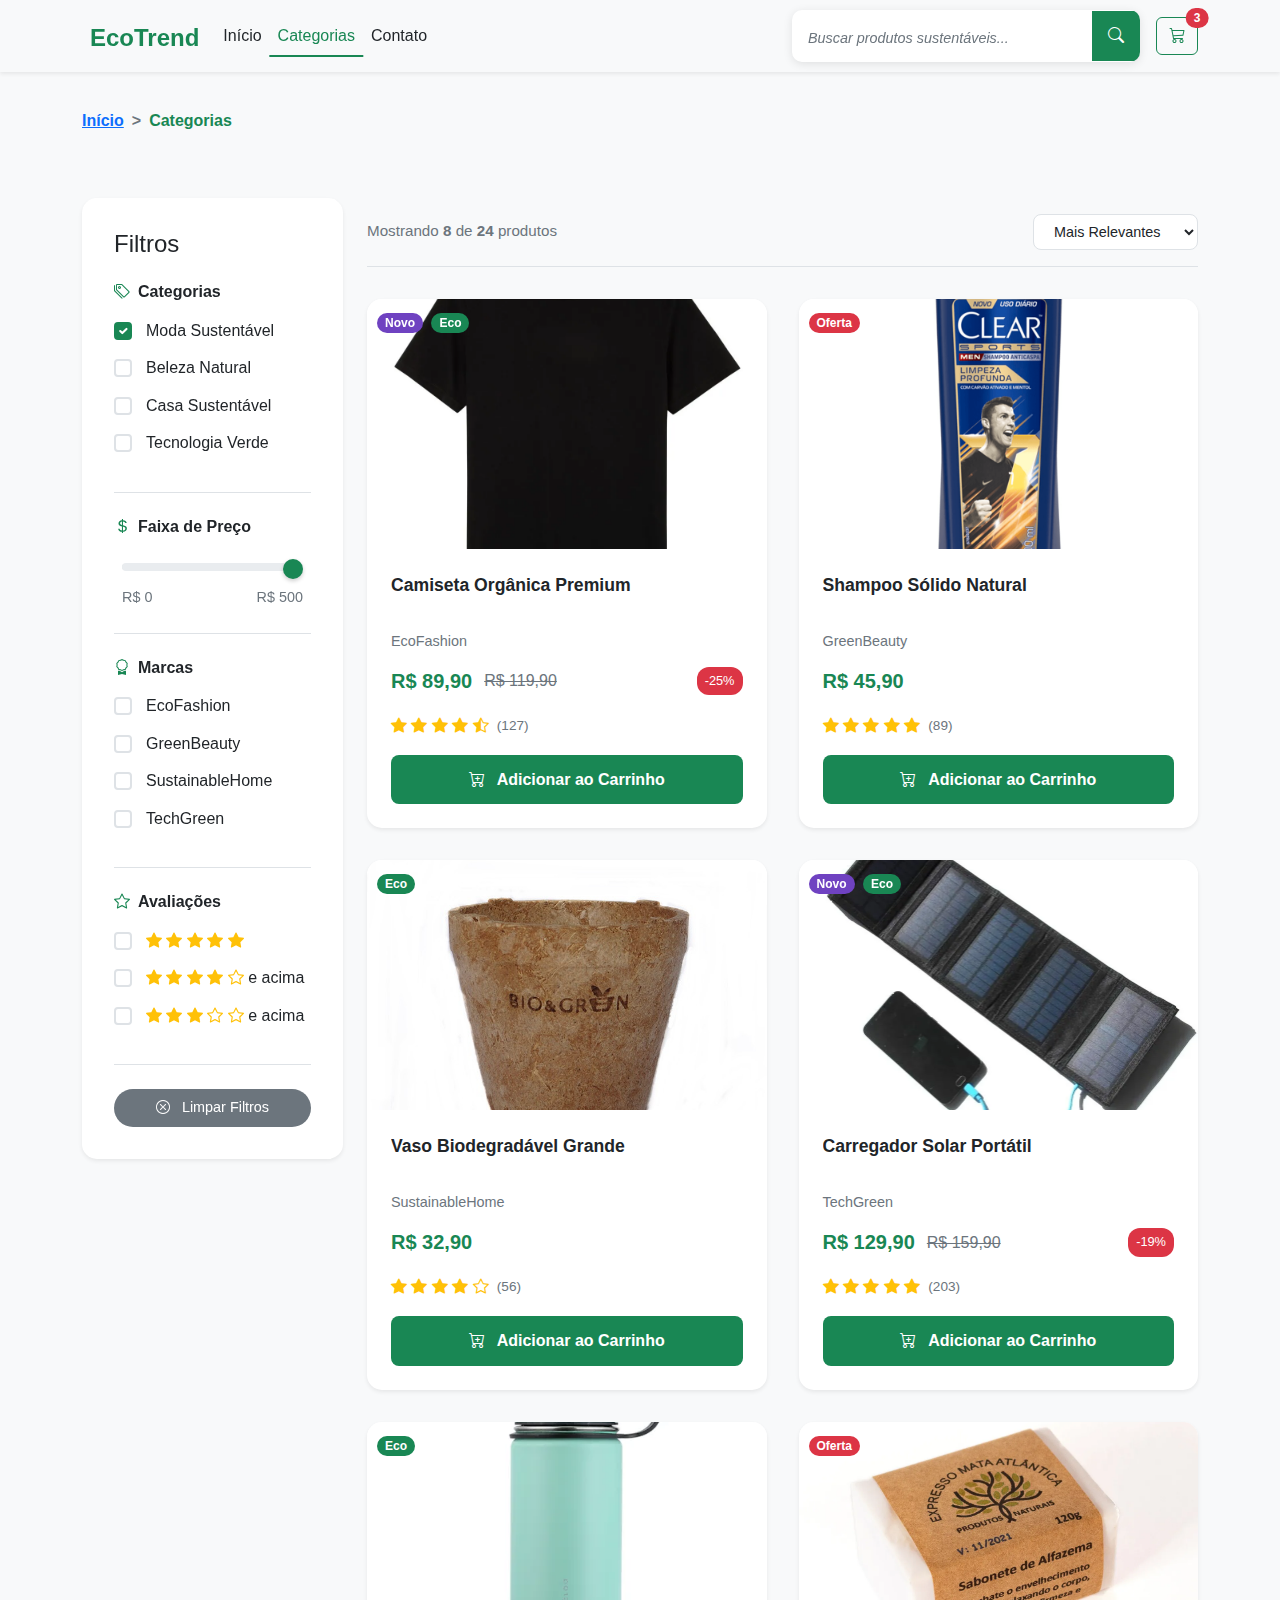
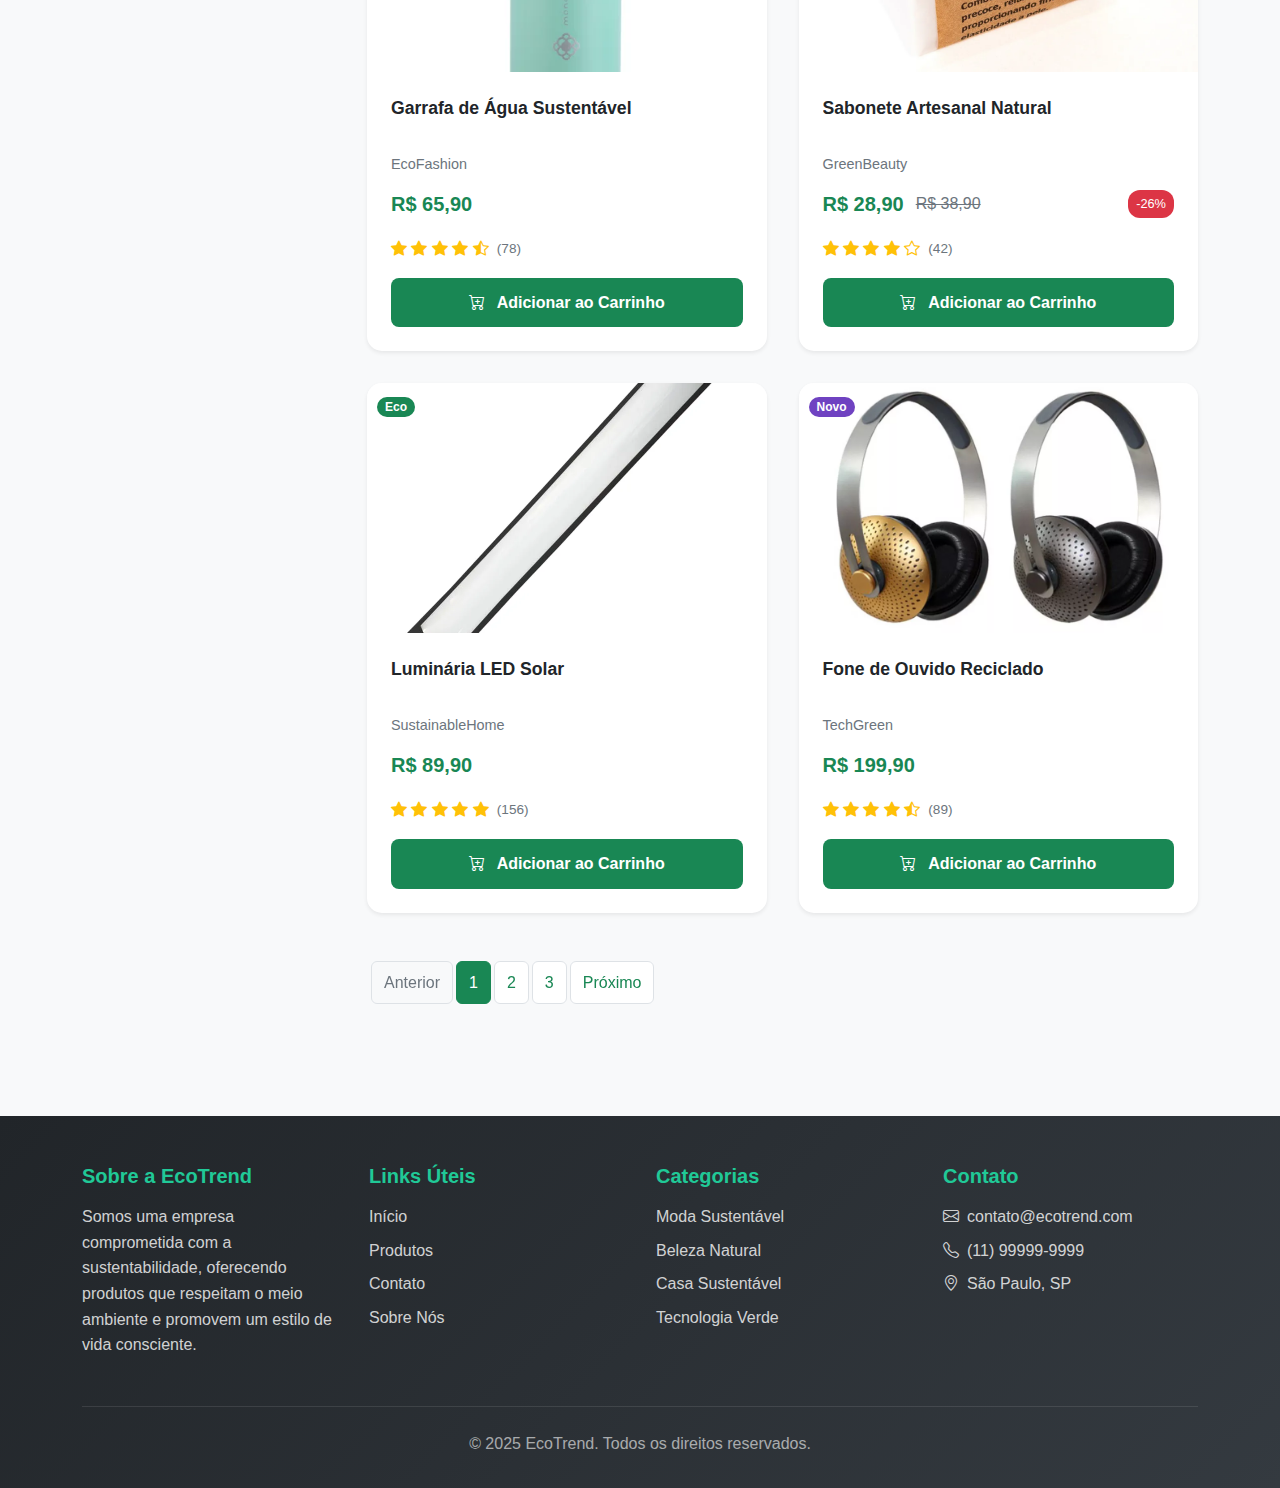
<file: cp-front/pages/categorias.html>
<!DOCTYPE html>
<html lang="pt-BR">
<head>
    <meta charset="UTF-8">
    <meta name="viewport" content="width=device-width, initial-scale=1.0">
    <title>Categorias - EcoTrend</title>
    <meta name="description" content="Explore nossa coleção de produtos sustentáveis por categoria. Moda, beleza, casa e tecnologia verde com preços competitivos.">
    
   
    <link href="https://cdn.jsdelivr.net/npm/bootstrap@5.3.0/dist/css/bootstrap.min.css" rel="stylesheet">
    <!-- Bootstrap Icons -->
    <link rel="stylesheet" href="https://cdn.jsdelivr.net/npm/bootstrap-icons@1.10.0/font/bootstrap-icons.css">
    <!-- CSS Personalizado -->
    <link rel="stylesheet" href="../css/style.css">
    <link rel="stylesheet" href="../css/pages/categorias.css">
</head>
<body>
    
    <header class="navbar navbar-expand-lg navbar-light bg-light fixed-top">
        <div class="container">
            <a class="navbar-brand" href="../../index.html">
                <i class="bi bi-leaf-fill text-success"></i>
                <span class="ms-2 fw-bold">EcoTrend</span>
            </a>
            <button class="navbar-toggler" type="button" data-bs-toggle="collapse" data-bs-target="#navbarNav">
                <span class="navbar-toggler-icon"></span>
            </button>
            <div class="collapse navbar-collapse" id="navbarNav">
                <ul class="navbar-nav me-auto">
                    <li class="nav-item">
                        <a class="nav-link" href="../../index.html">Início</a>
                    </li>
                    <li class="nav-item">
                        <a class="nav-link active" href="../pages/categorias.html">Categorias</a>
                    </li>
                    <li class="nav-item">
                        <a class="nav-link" href="../pages/contato.html">Contato</a>
                    </li>
                </ul>
                <div class="d-flex align-items-center">
                    <div class="container-busca me-3">
                        <div class="caixa-busca">
                            <input type="text" class="input-busca" placeholder="Buscar produtos sustentáveis...">
                            <button class="botao-busca" type="button">
                                <i class="bi bi-search"></i>
                            </button>
                        </div>
                    </div>
                    <a href="#" class="btn btn-outline-success position-relative">
                        <i class="bi bi-cart3"></i>
                        <span class="position-absolute top-0 start-100 translate-middle badge rounded-pill bg-danger">
                            3
                        </span>
                    </a>
                </div>
            </div>
        </div>
    </header>

    
    <section class="breadcrumb-section">
        <div class="container">
            <nav aria-label="breadcrumb">
                <ol class="breadcrumb">
                    <li class="breadcrumb-item active"><a href="../index.html">Início</a></li>
                    <li class="breadcrumb-item active" aria-current="page">Categorias</li>
                </ol>
            </nav>
        </div>
    </section>

    
    <main class="container py-5">
        <div class="row">
           
            <div class="col-lg-3">
                <div class="barra-filtros">
                    <h4 class="mb-4">Filtros</h4>
                    
                    
                    <div class="grupo-filtro">
                        <h6><i class="bi bi-tags"></i> Categorias</h6>
                        <div class="form-check">
                            <input class="form-check-input" type="checkbox" id="moda" checked>
                            <label class="form-check-label" for="moda">
                                Moda Sustentável
                            </label>
                        </div>
                        <div class="form-check">
                            <input class="form-check-input" type="checkbox" id="beleza">
                            <label class="form-check-label" for="beleza">
                                Beleza Natural
                            </label>
                        </div>
                        <div class="form-check">
                            <input class="form-check-input" type="checkbox" id="casa">
                            <label class="form-check-label" for="casa">
                                Casa Sustentável
                            </label>
                        </div>
                        <div class="form-check">
                            <input class="form-check-input" type="checkbox" id="tech">
                            <label class="form-check-label" for="tech">
                                Tecnologia Verde
                            </label>
                        </div>
                    </div>

                    
                    <div class="grupo-filtro">
                        <h6><i class="bi bi-currency-dollar"></i> Faixa de Preço</h6>
                        <div class="faixa-preco">
                            <input type="range" class="form-range" id="priceRange" min="0" max="500" value="500">
                            <div class="valores-preco">
                                <span>R$ 0</span>
                                <span>R$ 500</span>
                            </div>
                        </div>
                    </div>

                
                    <div class="grupo-filtro">
                        <h6><i class="bi bi-award"></i> Marcas</h6>
                        <div class="form-check">
                            <input class="form-check-input" type="checkbox" id="marca1">
                            <label class="form-check-label" for="marca1">
                                EcoFashion
                            </label>
                        </div>
                        <div class="form-check">
                            <input class="form-check-input" type="checkbox" id="marca2">
                            <label class="form-check-label" for="marca2">
                                GreenBeauty
                            </label>
                        </div>
                        <div class="form-check">
                            <input class="form-check-input" type="checkbox" id="marca3">
                            <label class="form-check-label" for="marca3">
                                SustainableHome
                            </label>
                        </div>
                        <div class="form-check">
                            <input class="form-check-input" type="checkbox" id="marca4">
                            <label class="form-check-label" for="marca4">
                                TechGreen
                            </label>
                        </div>
                    </div>

                    
                    <div class="grupo-filtro">
                        <h6><i class="bi bi-star"></i> Avaliações</h6>
                        <div class="form-check">
                            <input class="form-check-input" type="checkbox" id="rating5">
                            <label class="form-check-label" for="rating5">
                                <i class="bi bi-star-fill text-warning"></i>
                                <i class="bi bi-star-fill text-warning"></i>
                                <i class="bi bi-star-fill text-warning"></i>
                                <i class="bi bi-star-fill text-warning"></i>
                                <i class="bi bi-star-fill text-warning"></i>
                            </label>
                        </div>
                        <div class="form-check">
                            <input class="form-check-input" type="checkbox" id="rating4">
                            <label class="form-check-label" for="rating4">
                                <i class="bi bi-star-fill text-warning"></i>
                                <i class="bi bi-star-fill text-warning"></i>
                                <i class="bi bi-star-fill text-warning"></i>
                                <i class="bi bi-star-fill text-warning"></i>
                                <i class="bi bi-star text-warning"></i>
                                e acima
                            </label>
                        </div>
                        <div class="form-check">
                            <input class="form-check-input" type="checkbox" id="rating3">
                            <label class="form-check-label" for="rating3">
                                <i class="bi bi-star-fill text-warning"></i>
                                <i class="bi bi-star-fill text-warning"></i>
                                <i class="bi bi-star-fill text-warning"></i>
                                <i class="bi bi-star text-warning"></i>
                                <i class="bi bi-star text-warning"></i>
                                e acima
                            </label>
                        </div>
                    </div>

                    
                    <button class="btn limpar-filtros w-100" onclick="clearAllFilters()">
                        <i class="bi bi-x-circle me-2"></i>
                        Limpar Filtros
                    </button>
                </div>
            </div>

            
            <div class="col-lg-9">
                
                <div class="cabecalho-produtos">
                    <div class="contagem-produtos">
                        Mostrando <strong>8</strong> de <strong>24</strong> produtos
                    </div>
                    <select class="seletor-ordenacao" onchange="sortProducts(this.value)">
                        <option value="relevance">Mais Relevantes</option>
                        <option value="price-low">Menor Preço</option>
                        <option value="price-high">Maior Preço</option>
                        <option value="rating">Melhor Avaliados</option>
                        <option value="newest">Mais Recentes</option>
                    </select>
                </div>

                
                <div class="grade-produtos" id="productsGrid">
                    
                    <div class="cartao-produto">
                        <div class="imagem-produto">
                            <img src="../assets/imgs/camiseta.png" alt="Camiseta Orgânica">
                            <div class="badges-produto">
                                <span class="badge badge-new">Novo</span>
                                <span class="badge badge-eco">Eco</span>
                            </div>
                        </div>
                        <div class="info-produto">
                            <h5 class="titulo-produto">Camiseta Orgânica Premium</h5>
                            <p class="marca-produto">EcoFashion</p>
                            <div class="preco-produto">
                                <span class="preco-atual">R$ 89,90</span>
                                <span class="preco-antigo">R$ 119,90</span>
                                <span class="desconto">-25%</span>
                            </div>
                            <div class="avaliacao-produto">
                                <div class="estrelas">
                                    <i class="bi bi-star-fill"></i>
                                    <i class="bi bi-star-fill"></i>
                                    <i class="bi bi-star-fill"></i>
                                    <i class="bi bi-star-fill"></i>
                                    <i class="bi bi-star-half"></i>
                                </div>
                                <span class="contagem-avaliacoes">(127)</span>
                            </div>
                            <button class="botao-adicionar-carrinho" onclick="addToCart(1)">
                                <i class="bi bi-cart-plus me-2"></i>
                                Adicionar ao Carrinho
                            </button>
                        </div>
                    </div>

                    
                    <div class="cartao-produto">
                        <div class="imagem-produto">
                            <img src="../assets/imgs/shampoo.png" alt="Shampoo Natural">
                            <div class="badges-produto">
                                <span class="badge badge-sale">Oferta</span>
                            </div>
                        </div>
                        <div class="info-produto">
                            <h5 class="titulo-produto">Shampoo Sólido Natural</h5>
                            <p class="marca-produto">GreenBeauty</p>
                            <div class="preco-produto">
                                <span class="preco-atual">R$ 45,90</span>
                            </div>
                            <div class="avaliacao-produto">
                                <div class="estrelas">
                                    <i class="bi bi-star-fill"></i>
                                    <i class="bi bi-star-fill"></i>
                                    <i class="bi bi-star-fill"></i>
                                    <i class="bi bi-star-fill"></i>
                                    <i class="bi bi-star-fill"></i>
                                </div>
                                <span class="contagem-avaliacoes">(89)</span>
                            </div>
                            <button class="botao-adicionar-carrinho" onclick="addToCart(2)">
                                <i class="bi bi-cart-plus me-2"></i>
                                Adicionar ao Carrinho
                            </button>
                        </div>
                    </div>

                    
                    <div class="cartao-produto">
                        <div class="imagem-produto">
                            <img src="../assets/imgs/vaso.png" alt="Vaso Biodegradável">
                            <div class="badges-produto">
                                <span class="badge badge-eco">Eco</span>
                            </div>
                        </div>
                        <div class="info-produto">
                            <h5 class="titulo-produto">Vaso Biodegradável Grande</h5>
                            <p class="marca-produto">SustainableHome</p>
                            <div class="preco-produto">
                                <span class="preco-atual">R$ 32,90</span>
                            </div>
                            <div class="avaliacao-produto">
                                <div class="estrelas">
                                    <i class="bi bi-star-fill"></i>
                                    <i class="bi bi-star-fill"></i>
                                    <i class="bi bi-star-fill"></i>
                                    <i class="bi bi-star-fill"></i>
                                    <i class="bi bi-star"></i>
                                </div>
                                <span class="contagem-avaliacoes">(56)</span>
                            </div>
                            <button class="botao-adicionar-carrinho" onclick="addToCart(3)">
                                <i class="bi bi-cart-plus me-2"></i>
                                Adicionar ao Carrinho
                            </button>
                        </div>
                    </div>

                    
                    <div class="cartao-produto">
                        <div class="imagem-produto">
                            <img src="../assets/imgs/carregador.png" alt="Carregador Solar">
                            <div class="badges-produto">
                                <span class="badge badge-new">Novo</span>
                                <span class="badge badge-eco">Eco</span>
                            </div>
                        </div>
                        <div class="info-produto">
                            <h5 class="titulo-produto">Carregador Solar Portátil</h5>
                            <p class="marca-produto">TechGreen</p>
                            <div class="preco-produto">
                                <span class="preco-atual">R$ 129,90</span>
                                <span class="preco-antigo">R$ 159,90</span>
                                <span class="desconto">-19%</span>
                            </div>
                            <div class="avaliacao-produto">
                                <div class="estrelas">
                                    <i class="bi bi-star-fill"></i>
                                    <i class="bi bi-star-fill"></i>
                                    <i class="bi bi-star-fill"></i>
                                    <i class="bi bi-star-fill"></i>
                                    <i class="bi bi-star-fill"></i>
                                </div>
                                <span class="contagem-avaliacoes">(203)</span>
                            </div>
                            <button class="botao-adicionar-carrinho" onclick="addToCart(4)">
                                <i class="bi bi-cart-plus me-2"></i>
                                Adicionar ao Carrinho
                            </button>
                        </div>
                    </div>

                    
                    <div class="cartao-produto">
                        <div class="imagem-produto">
                            <img src="../assets/imgs/garrafa.png" alt="Garrafa Reutilizável">
                            <div class="badges-produto">
                                <span class="badge badge-eco">Eco</span>
                            </div>
                        </div>
                        <div class="info-produto">
                            <h5 class="titulo-produto">Garrafa de Água Sustentável</h5>
                            <p class="marca-produto">EcoFashion</p>
                            <div class="preco-produto">
                                <span class="preco-atual">R$ 65,90</span>
                            </div>
                            <div class="avaliacao-produto">
                                <div class="estrelas">
                                    <i class="bi bi-star-fill"></i>
                                    <i class="bi bi-star-fill"></i>
                                    <i class="bi bi-star-fill"></i>
                                    <i class="bi bi-star-fill"></i>
                                    <i class="bi bi-star-half"></i>
                                </div>
                                <span class="contagem-avaliacoes">(78)</span>
                            </div>
                            <button class="botao-adicionar-carrinho" onclick="addToCart(5)">
                                <i class="bi bi-cart-plus me-2"></i>
                                Adicionar ao Carrinho
                            </button>
                        </div>
                    </div>

                    
                    <div class="cartao-produto">
                        <div class="imagem-produto">
                            <img src="../assets/imgs/sabonete.png" alt="Sabonete Natural">
                            <div class="badges-produto">
                                <span class="badge badge-sale">Oferta</span>
                            </div>
                        </div>
                        <div class="info-produto">
                            <h5 class="titulo-produto">Sabonete Artesanal Natural</h5>
                            <p class="marca-produto">GreenBeauty</p>
                            <div class="preco-produto">
                                <span class="preco-atual">R$ 28,90</span>
                                <span class="preco-antigo">R$ 38,90</span>
                                <span class="desconto">-26%</span>
                            </div>
                            <div class="avaliacao-produto">
                                <div class="estrelas">
                                    <i class="bi bi-star-fill"></i>
                                    <i class="bi bi-star-fill"></i>
                                    <i class="bi bi-star-fill"></i>
                                    <i class="bi bi-star-fill"></i>
                                    <i class="bi bi-star"></i>
                                </div>
                                <span class="contagem-avaliacoes">(42)</span>
                            </div>
                            <button class="botao-adicionar-carrinho" onclick="addToCart(6)">
                                <i class="bi bi-cart-plus me-2"></i>
                                Adicionar ao Carrinho
                            </button>
                        </div>
                    </div>

                    
                    <div class="cartao-produto">
                        <div class="imagem-produto">
                            <img src="../assets/imgs/luminaria.png" alt="Luminária LED">
                            <div class="badges-produto">
                                <span class="badge badge-eco">Eco</span>
                            </div>
                        </div>
                        <div class="info-produto">
                            <h5 class="titulo-produto">Luminária LED Solar</h5>
                            <p class="marca-produto">SustainableHome</p>
                            <div class="preco-produto">
                                <span class="preco-atual">R$ 89,90</span>
                            </div>
                            <div class="avaliacao-produto">
                                <div class="estrelas">
                                    <i class="bi bi-star-fill"></i>
                                    <i class="bi bi-star-fill"></i>
                                    <i class="bi bi-star-fill"></i>
                                    <i class="bi bi-star-fill"></i>
                                    <i class="bi bi-star-fill"></i>
                                </div>
                                <span class="contagem-avaliacoes">(156)</span>
                            </div>
                            <button class="botao-adicionar-carrinho" onclick="addToCart(7)">
                                <i class="bi bi-cart-plus me-2"></i>
                                Adicionar ao Carrinho
                            </button>
                        </div>
                    </div>

                    
                    <div class="cartao-produto">
                        <div class="imagem-produto">
                            <img src="../assets/imgs/fone.png" alt="Fone de Ouvido">
                            <div class="badges-produto">
                                <span class="badge badge-new">Novo</span>
                            </div>
                        </div>
                        <div class="info-produto">
                            <h5 class="titulo-produto">Fone de Ouvido Reciclado</h5>
                            <p class="marca-produto">TechGreen</p>
                            <div class="preco-produto">
                                <span class="preco-atual">R$ 199,90</span>
                            </div>
                            <div class="avaliacao-produto">
                                <div class="estrelas">
                                    <i class="bi bi-star-fill"></i>
                                    <i class="bi bi-star-fill"></i>
                                    <i class="bi bi-star-fill"></i>
                                    <i class="bi bi-star-fill"></i>
                                    <i class="bi bi-star-half"></i>
                                </div>
                                <span class="contagem-avaliacoes">(89)</span>
                            </div>
                            <button class="botao-adicionar-carrinho" onclick="addToCart(8)">
                                <i class="bi bi-cart-plus me-2"></i>
                                Adicionar ao Carrinho
                            </button>
                        </div>
                    </div>
                </div>

                
                <div class="pagination-section">
                    <nav aria-label="Navegação de páginas">
                        <ul class="pagination">
                            <li class="page-item disabled">
                                <a class="page-link" href="#" tabindex="-1" aria-disabled="true">Anterior</a>
                            </li>
                            <li class="page-item active"><a class="page-link" href="#">1</a></li>
                            <li class="page-item"><a class="page-link" href="#">2</a></li>
                            <li class="page-item"><a class="page-link" href="#">3</a></li>
                            <li class="page-item">
                                <a class="page-link" href="#">Próximo</a>
                            </li>
                        </ul>
                    </nav>
                </div>
            </div>
        </div>
    </main>

    
    <footer>
        <div class="container">
            <div class="footer-content">
                <div class="footer-section">
                    <h5>Sobre a EcoTrend</h5>
                    <p>Somos uma empresa comprometida com a sustentabilidade, oferecendo produtos que respeitam o meio ambiente e promovem um estilo de vida consciente.</p>
                </div>
                <div class="footer-section">
                    <h5>Links Úteis</h5>
                    <ul>
                        <li><a href="../../index.html">Início</a></li>
                        <li><a href="categorias.html">Produtos</a></li>
                        <li><a href="contato.html">Contato</a></li>
                        <li><a href="#">Sobre Nós</a></li>
                    </ul>
                </div>
                <div class="footer-section">
                    <h5>Categorias</h5>
                    <ul>
                        <li><a href="categorias.html">Moda Sustentável</a></li>
                        <li><a href="categorias.html">Beleza Natural</a></li>
                        <li><a href="categorias.html">Casa Sustentável</a></li>
                        <li><a href="categorias.html">Tecnologia Verde</a></li>
                    </ul>
                </div>
                <div class="footer-section">
                    <h5>Contato</h5>
                    <ul>
                        <li><i class="bi bi-envelope me-2"></i>contato@ecotrend.com</li>
                        <li><i class="bi bi-telephone me-2"></i>(11) 99999-9999</li>
                        <li><i class="bi bi-geo-alt me-2"></i>São Paulo, SP</li>
                    </ul>
                </div>
            </div>
            <div class="footer-bottom">
                <p>&copy; 2025 EcoTrend. Todos os direitos reservados. </p>
            </div>
        </div>
    </footer>

    
    <script src="https://cdn.jsdelivr.net/npm/bootstrap@5.3.0/dist/js/bootstrap.bundle.min.js"></script>
    
    <script src="../js/script.js"></script>
</body>
</html>
</file>
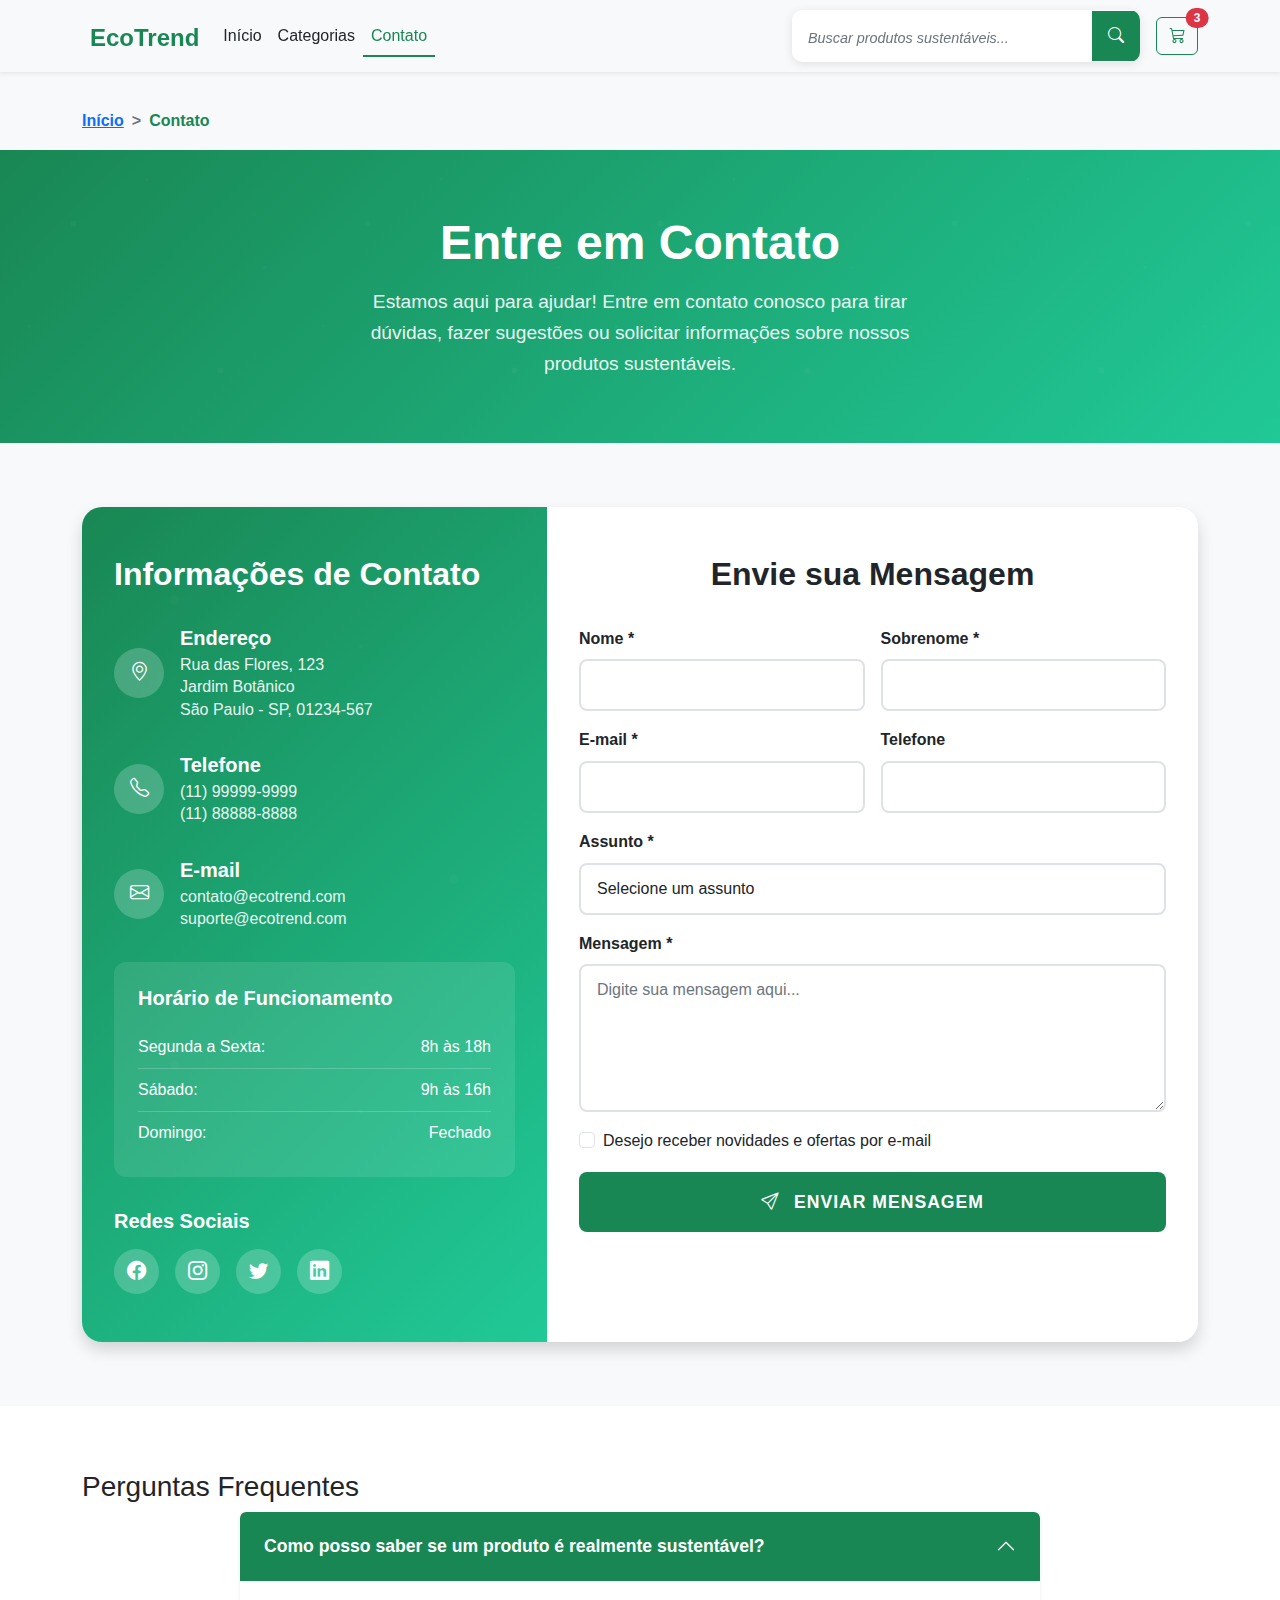
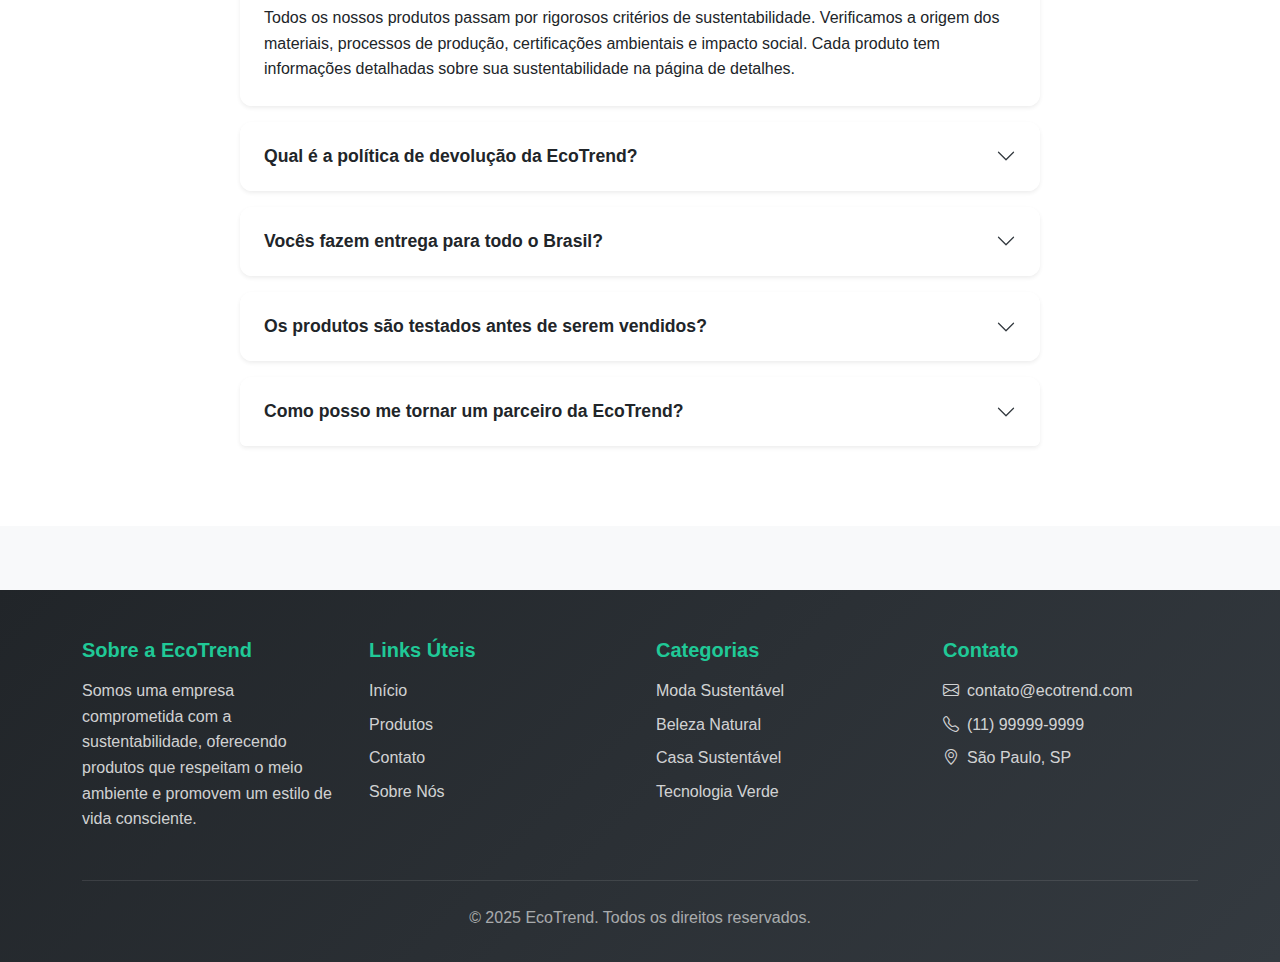
<file: cp-front/pages/contato.html>
<!DOCTYPE html>
<html lang="pt-BR">
<head>
    <meta charset="UTF-8">
    <meta name="viewport" content="width=device-width, initial-scale=1.0">
    <title>Contato - EcoTrend</title>
    <meta name="description" content="Entre em contato com a EcoTrend. Estamos aqui para ajudar com suas dúvidas sobre produtos sustentáveis e ecológicos.">
    
    
    <link href="https://cdn.jsdelivr.net/npm/bootstrap@5.3.0/dist/css/bootstrap.min.css" rel="stylesheet">
    <!-- Bootstrap Icons -->
    <link rel="stylesheet" href="https://cdn.jsdelivr.net/npm/bootstrap-icons@1.10.0/font/bootstrap-icons.css">
    
    <link rel="stylesheet" href="../css/style.css">
    <link rel="stylesheet" href="../css/pages/contato.css">
</head>
<body>
    
    <header class="navbar navbar-expand-lg navbar-light bg-light fixed-top">
        <div class="container">
            <a class="navbar-brand" href="../../index.html">
                <i class="bi bi-leaf-fill text-success"></i>
                <span class="ms-2 fw-bold">EcoTrend</span>
            </a>
            <button class="navbar-toggler" type="button" data-bs-toggle="collapse" data-bs-target="#navbarNav">
                <span class="navbar-toggler-icon"></span>
            </button>
            <div class="collapse navbar-collapse" id="navbarNav">
                <ul class="navbar-nav me-auto">
                    <li class="nav-item">
                        <a class="nav-link" href="../../index.html">Início</a>
                    </li>
                    <li class="nav-item">
                        <a class="nav-link" href="../pages/categorias.html">Categorias</a>
                    </li>
                    <li class="nav-item">
                        <a class="nav-link active" href="../pages/contato.html">Contato</a>
                    </li>
                </ul>
                <div class="d-flex align-items-center">
                    <div class="container-busca me-3">
                        <div class="caixa-busca">
                            <input type="text" class="input-busca" placeholder="Buscar produtos sustentáveis...">
                            <button class="botao-busca" type="button">
                                <i class="bi bi-search"></i>
                            </button>
                        </div>
                    </div>
                    <a href="#" class="btn btn-outline-success position-relative">
                        <i class="bi bi-cart3"></i>
                        <span class="position-absolute top-0 start-100 translate-middle badge rounded-pill bg-danger">
                            3
                        </span>
                    </a>
                </div>
            </div>
        </div>
    </header>

    <!-- Breadcrumb -->
    <section class="breadcrumb-section">
        <div class="container">
            <nav aria-label="breadcrumb">
                <ol class="breadcrumb">
                    <li class="breadcrumb-item active"><a href="../index.html">Início</a></li>
                    <li class="breadcrumb-item active" aria-current="page">Contato</li>
                </ol>
            </nav>
        </div>
    </section>

    <!-- Hero Section -->
    <section class="hero-contato">
        <div class="container">
            <h1>Entre em Contato</h1>
            <p>Estamos aqui para ajudar! Entre em contato conosco para tirar dúvidas, fazer sugestões ou solicitar informações sobre nossos produtos sustentáveis.</p>
        </div>
    </section>

    <!-- Main Contact Section -->
    <section class="secao-contato">
        <div class="container">
            <div class="container-contato">
                <div class="row g-0">
                    <!-- Informações de Contato -->
                    <div class="col-lg-5">
                        <div class="info-contato">
                            <h3>Informações de Contato</h3>
                            
                            <div class="item-contato">
                                <div class="icone-contato">
                                    <i class="bi bi-geo-alt"></i>
                                </div>
                                <div class="detalhes-contato">
                                    <h5>Endereço</h5>
                                    <p>Rua das Flores, 123<br>Jardim Botânico<br>São Paulo - SP, 01234-567</p>
                                </div>
                            </div>

                            <div class="item-contato">
                                <div class="icone-contato">
                                    <i class="bi bi-telephone"></i>
                                </div>
                                <div class="detalhes-contato">
                                    <h5>Telefone</h5>
                                    <p>(11) 99999-9999<br>(11) 88888-8888</p>
                                </div>
                            </div>

                            <div class="item-contato">
                                <div class="icone-contato">
                                    <i class="bi bi-envelope"></i>
                                </div>
                                <div class="detalhes-contato">
                                    <h5>E-mail</h5>
                                    <p>contato@ecotrend.com<br>suporte@ecotrend.com</p>
                                </div>
                            </div>

                            <div class="horarios-contato">
                                <h5>Horário de Funcionamento</h5>
                                <div class="item-horario">
                                    <span>Segunda a Sexta:</span>
                                    <span>8h às 18h</span>
                                </div>
                                <div class="item-horario">
                                    <span>Sábado:</span>
                                    <span>9h às 16h</span>
                                </div>
                                <div class="item-horario">
                                    <span>Domingo:</span>
                                    <span>Fechado</span>
                                </div>
                            </div>

                            <div class="links-sociais">
                                <h5>Redes Sociais</h5>
                                <div class="icones-sociais">
                                    <a href="#" class="icone-social">
                                        <i class="bi bi-facebook"></i>
                                    </a>
                                    <a href="#" class="icone-social">
                                        <i class="bi bi-instagram"></i>
                                    </a>
                                    <a href="#" class="icone-social">
                                        <i class="bi bi-twitter"></i>
                                    </a>
                                    <a href="#" class="icone-social">
                                        <i class="bi bi-linkedin"></i>
                                    </a>
                                </div>
                            </div>
                        </div>
                    </div>

                    <!-- Formulário de Contato -->
                    <div class="col-lg-7">
                        <div class="formulario-contato">
                            <h3>Envie sua Mensagem</h3>
                            
                            <!-- Alertas -->
                            <div class="alert alert-success" id="successAlert" style="display: none;">
                                <i class="bi bi-check-circle me-2"></i>
                                Mensagem enviada com sucesso! Entraremos em contato em breve.
                            </div>
                            
                            <div class="alert alert-danger" id="errorAlert" style="display: none;">
                                <i class="bi bi-exclamation-triangle me-2"></i>
                                Erro ao enviar mensagem. Tente novamente.
                            </div>

                            <form id="contactForm">
                                <div class="row g-3">
                                    <div class="col-md-6">
                                        <label for="firstName" class="form-label">Nome *</label>
                                        <input type="text" class="form-control" id="firstName" name="firstName" required>
                                    </div>
                                    <div class="col-md-6">
                                        <label for="lastName" class="form-label">Sobrenome *</label>
                                        <input type="text" class="form-control" id="lastName" name="lastName" required>
                                    </div>
                                    <div class="col-md-6">
                                        <label for="email" class="form-label">E-mail *</label>
                                        <input type="email" class="form-control" id="email" name="email" required>
                                    </div>
                                    <div class="col-md-6">
                                        <label for="phone" class="form-label">Telefone</label>
                                        <input type="tel" class="form-control" id="phone" name="phone">
                                    </div>
                                    <div class="col-12">
                                        <label for="subject" class="form-label">Assunto *</label>
                                        <select class="form-select" id="subject" name="subject" required>
                                            <option value="">Selecione um assunto</option>
                                            <option value="duvida">Dúvida sobre Produto</option>
                                            <option value="sugestao">Sugestão</option>
                                            <option value="reclamacao">Reclamação</option>
                                            <option value="parceria">Proposta de Parceria</option>
                                            <option value="outro">Outro</option>
                                        </select>
                                    </div>
                                    <div class="col-12">
                                        <label for="message" class="form-label">Mensagem *</label>
                                        <textarea class="form-control textarea-formulario" id="message" name="message" rows="5" placeholder="Digite sua mensagem aqui..." required></textarea>
                                    </div>
                                    <div class="col-12">
                                        <div class="form-check">
                                            <input class="form-check-input" type="checkbox" id="newsletter" name="newsletter">
                                            <label class="form-check-label" for="newsletter">
                                                Desejo receber novidades e ofertas por e-mail
                                            </label>
                                        </div>
                                    </div>
                                    <div class="col-12">
                                        <button type="submit" class="botao-enviar" id="submitBtn">
                                            <i class="bi bi-send me-2"></i>
                                            Enviar Mensagem
                                        </button>
                                    </div>
                                </div>
                            </form>
                        </div>
                    </div>
                </div>
            </div>
        </div>
    </section>

    <!-- FAQ Section -->
    <section class="secao-faq">
        <div class="container">
            <h3>Perguntas Frequentes</h3>
            <div class="accordion" id="faqAccordion">
                <div class="accordion-item">
                    <h2 class="accordion-header" id="faq1">
                        <button class="accordion-button" type="button" data-bs-toggle="collapse" data-bs-target="#collapse1">
                            Como posso saber se um produto é realmente sustentável?
                        </button>
                    </h2>
                    <div id="collapse1" class="accordion-collapse collapse show" data-bs-parent="#faqAccordion">
                        <div class="accordion-body">
                            Todos os nossos produtos passam por rigorosos critérios de sustentabilidade. Verificamos a origem dos materiais, 
                            processos de produção, certificações ambientais e impacto social. Cada produto tem informações detalhadas sobre 
                            sua sustentabilidade na página de detalhes.
                        </div>
                    </div>
                </div>

                <div class="accordion-item">
                    <h2 class="accordion-header" id="faq2">
                        <button class="accordion-button collapsed" type="button" data-bs-toggle="collapse" data-bs-target="#collapse2">
                            Qual é a política de devolução da EcoTrend?
                        </button>
                    </h2>
                    <div id="collapse2" class="accordion-collapse collapse" data-bs-parent="#faqAccordion">
                        <div class="accordion-body">
                            Oferecemos 30 dias para troca ou devolução, sem perguntas. O produto deve estar em perfeito estado e na embalagem original. 
                            O frete de devolução é gratuito e o reembolso é processado em até 5 dias úteis.
                        </div>
                    </div>
                </div>

                <div class="accordion-item">
                    <h2 class="accordion-header" id="faq3">
                        <button class="accordion-button collapsed" type="button" data-bs-toggle="collapse" data-bs-target="#collapse3">
                            Vocês fazem entrega para todo o Brasil?
                        </button>
                    </h2>
                    <div id="collapse3" class="accordion-collapse collapse" data-bs-parent="#faqAccordion">
                        <div class="accordion-body">
                            Sim! Fazemos entrega para todo o Brasil. O prazo varia de 2 a 7 dias úteis dependendo da região. 
                            Para compras acima de R$ 99,90 o frete é grátis. Todas as nossas embalagens são sustentáveis e plástico-free.
                        </div>
                    </div>
                </div>

                <div class="accordion-item">
                    <h2 class="accordion-header" id="faq4">
                        <button class="accordion-button collapsed" type="button" data-bs-toggle="collapse" data-bs-target="#collapse4">
                            Os produtos são testados antes de serem vendidos?
                        </button>
                    </h2>
                    <div id="collapse4" class="accordion-collapse collapse" data-bs-parent="#faqAccordion">
                        <div class="accordion-body">
                            Absolutamente! Todos os nossos produtos passam por testes rigorosos de qualidade, durabilidade e segurança. 
                            Trabalhamos apenas com fornecedores certificados e realizamos testes internos para garantir que cada produto 
                            atenda aos nossos altos padrões de qualidade.
                        </div>
                    </div>
                </div>

                <div class="accordion-item">
                    <h2 class="accordion-header" id="faq5">
                        <button class="accordion-button collapsed" type="button" data-bs-toggle="collapse" data-bs-target="#collapse5">
                            Como posso me tornar um parceiro da EcoTrend?
                        </button>
                    </h2>
                    <div id="collapse5" class="accordion-collapse collapse" data-bs-parent="#faqAccordion">
                        <div class="accordion-body">
                            Estamos sempre abertos a novas parcerias! Se você tem produtos sustentáveis de qualidade ou é um influenciador 
                            comprometido com a causa ambiental, entre em contato conosco através do formulário acima ou envie um e-mail 
                            para parcerias@ecotrend.com.
                        </div>
                    </div>
                </div>
            </div>
        </div>
    </section>



    <!-- Footer -->
    <footer>
        <div class="container">
            <div class="footer-content">
                <div class="footer-section">
                    <h5>Sobre a EcoTrend</h5>
                    <p>Somos uma empresa comprometida com a sustentabilidade, oferecendo produtos que respeitam o meio ambiente e promovem um estilo de vida consciente.</p>
                </div>
                <div class="footer-section">
                    <h5>Links Úteis</h5>
                    <ul>
                        <li><a href="../../index.html">Início</a></li>
                        <li><a href="categorias.html">Produtos</a></li>
                        <li><a href="contato.html">Contato</a></li>
                        <li><a href="#">Sobre Nós</a></li>
                    </ul>
                </div>
                <div class="footer-section">
                    <h5>Categorias</h5>
                    <ul>
                        <li><a href="categorias.html">Moda Sustentável</a></li>
                        <li><a href="categorias.html">Beleza Natural</a></li>
                        <li><a href="categorias.html">Casa Sustentável</a></li>
                        <li><a href="categorias.html">Tecnologia Verde</a></li>
                    </ul>
                </div>
                <div class="footer-section">
                    <h5>Contato</h5>
                    <ul>
                        <li><i class="bi bi-envelope me-2"></i>contato@ecotrend.com</li>
                        <li><i class="bi bi-telephone me-2"></i>(11) 99999-9999</li>
                        <li><i class="bi bi-geo-alt me-2"></i>São Paulo, SP</li>
                    </ul>
                </div>
            </div>
            <div class="footer-bottom">
                <p>&copy; 2025 EcoTrend. Todos os direitos reservados.</p>
            </div>
        </div>
    </footer>

    <!-- Bootstrap JS -->
    <script src="https://cdn.jsdelivr.net/npm/bootstrap@5.3.0/dist/js/bootstrap.bundle.min.js"></script>
    <!-- JavaScript Personalizado -->
    <script src="../js/script.js"></script>
</body>
</html>
</file>
<file: cp-front/css/style.css>
/* ===== ESTILOS GLOBAIS DO ECOTREND ===== */

/* Variáveis CSS */
:root {
    --primary-color: #198754;
    --secondary-color: #20c997;
    --accent-color: #6f42c1;
    --text-dark: #212529;
    --text-muted: #6c757d;
    --bg-light: #f8f9fa;
    --border-color: #dee2e6;
    --shadow: 0 0.125rem 0.25rem rgba(0, 0, 0, 0.075);
    --shadow-lg: 0 0.5rem 1rem rgba(0, 0, 0, 0.15); 
}

/* Reset e Estilos Base */
* {
    margin: 0;
    padding: 0;
    box-sizing: border-box;
}

body {
    font-family: 'Segoe UI', Tahoma, Geneva, Verdana, sans-serif;
    line-height: 1.6;
    color: var(--text-dark);
    background-color: var(--bg-light);
}

/* Header/Navbar */
.navbar {
    box-shadow: var(--shadow);
    transition: all 0.3s ease;
}

.navbar-brand {
    font-size: 1.5rem;
    font-weight: 700;
    color: var(--primary-color) !important;
    text-decoration: none;
}

.navbar-brand i {
    font-size: 1.8rem;
}

.navbar-nav .nav-link {
    color: var(--text-dark) !important;
    font-weight: 500;
    transition: color 0.3s ease;
    position: relative;
}

.navbar-nav .nav-link:hover {
    color: var(--primary-color) !important;
}

.navbar-nav .nav-link::after {
    content: '';
    position: absolute;
    bottom: 0;
    left: 50%;
    width: 0;
    height: 2px;
    background: var(--primary-color);
    transition: all 0.3s ease;
    transform: translateX(-50%);
}

.navbar-nav .nav-link:hover::after {
    width: 100%;
}

.navbar-nav .nav-link.active {
    color: var(--primary-color) !important;
}

.navbar-nav .nav-link.active::after {
    width: 100%;
}

/* Botões de Ação do Header */
.btn-outline-success {
    border-color: var(--primary-color);
    color: var(--primary-color);
    transition: all 0.3s ease;
}

.btn-outline-success:hover {
    background-color: var(--primary-color);
    border-color: var(--primary-color);
    transform: translateY(-1px);
}

/* Carrinho */
.position-relative .badge {
    font-size: 0.75rem;
    padding: 0.25rem 0.5rem;
}

/* Footer */
footer {
    background: linear-gradient(135deg, var(--text-dark), #343a40);
    color: white;
    padding: 3rem 0 1rem;
    margin-top: 4rem;
}

.footer-content {
    display: grid;
    grid-template-columns: repeat(auto-fit, minmax(250px, 1fr));
    gap: 2rem;
    margin-bottom: 2rem;
}

.footer-section h5 {
    color: var(--secondary-color);
    margin-bottom: 1rem;
    font-weight: 600;
}

.footer-section p,
.footer-section li {
    color: rgba(255, 255, 255, 0.8);
    line-height: 1.6;
}

.footer-section ul {
    list-style: none;
    padding: 0;
}

.footer-section ul li {
    margin-bottom: 0.5rem;
}

.footer-section ul li a {
    color: rgba(255, 255, 255, 0.8);
    text-decoration: none;
    transition: color 0.3s ease;
}

.footer-section ul li a:hover {
    color: var(--secondary-color);
}

.footer-bottom {
    border-top: 1px solid rgba(255, 255, 255, 0.1);
    padding-top: 1.5rem;
    text-align: center;
    color: rgba(255, 255, 255, 0.6);
}

/* Utilitários */
.text-success {
    color: var(--primary-color) !important;
}

.bg-success {
    background-color: var(--primary-color) !important;
}

.btn-success {
    background-color: var(--primary-color);
    border-color: var(--primary-color);
    transition: all 0.3s ease;
}

.btn-success:hover {
    background-color: #157347;
    border-color: #157347;
    transform: translateY(-1px);
}

/* Animações Globais */
@keyframes fadeIn {
    from {
        opacity: 0;
        transform: translateY(20px);
    }
    to {
        opacity: 1;
        transform: translateY(0);
    }
}

.fade-in {
    animation: fadeIn 0.6s ease-out;
}

/* Scroll Effects */
.scrolled {
    background: rgba(255, 255, 255, 0.95) !important;
    backdrop-filter: blur(10px);
    box-shadow: 0 2px 20px rgba(0, 0, 0, 0.1);
}

/* ===== Barra de Pesquisa (Header) ===== */
.container-busca {
    position: relative;
    width: 100%;
}

.caixa-busca {
    display: flex;
    align-items: center;
    background: white;
    border-radius: 10px;
    box-shadow: 0 2px 10px rgba(0, 0, 0, 0.1);
    overflow: hidden;
    transition: all 0.3s ease;
}

.caixa-busca:focus-within {
    box-shadow: 0 4px 20px rgba(25, 135, 84, 0.3);
    transform: translateY(-1px);
}

.input-busca {
    border: none;
    outline: none;
    padding: 0.75rem 1rem;
    margin-top: 5px;
    width: 100%;
    min-width: 300px;
    font-size: 0.9rem;
    background: transparent;
}

.input-busca::placeholder {
    color: var(--text-muted);
    font-style: italic;
}

.botao-busca {
    background: var(--primary-color);
    border: none;
    color: white;
    padding: 0.75rem 1rem;
    cursor: pointer;
    transition: all 0.3s ease;
}

.botao-busca:hover {
    background: var(--secondary-color);
    transform: scale(1.05);
}

/* ===== Carrinho (Header) ===== */
.container-carrinho {
    position: relative;
}

.botao-carrinho {
    display: flex;
    align-items: center;
    justify-content: center;
    width: 45px;
    height: 45px;
    background: var(--primary-color);
    color: white;
    border-radius: 50%;
    text-decoration: none;
    transition: all 0.3s ease;
    position: relative;
}

.botao-carrinho:hover {
    background: var(--secondary-color);
    color: white;
    transform: scale(1.1);
}

.badge-carrinho {
    position: absolute;
    top: -8px;
    right: -8px;
    background: #dc3545;
    color: white;
    border-radius: 50%;
    width: 20px;
    height: 20px;
    font-size: 0.75rem;
    display: flex;
    align-items: center;
    justify-content: center;
    font-weight: 600;
}

/* Responsividade Global */
@media (max-width: 768px) {
    .navbar-brand {
        font-size: 1.3rem;
    }
    
    .navbar-brand i {
        font-size: 1.5rem;
    }
    
    .footer-content {
        grid-template-columns: 1fr;
        text-align: center;
    }
}

@media (max-width: 576px) {
    .navbar-brand {
        font-size: 1.2rem;
    }
    
    .navbar-brand i {
        font-size: 1.4rem;
    }

    /* Responsividade Mobile da Barra de Pesquisa e Carrinho */
    .input-busca {
        width: 100%;
        font-size: 0.8rem;
    }
    
    .caixa-busca {
        border-radius: 15px;
    }
    
    .botao-busca {
        padding: 0.6rem 0.8rem;
    }
    
    .botao-carrinho {
        width: 40px;
        height: 40px;
    }
    
    .badge-carrinho {
        width: 18px;
        height: 18px;
        font-size: 0.7rem;
    }
}
</file>
<file: cp-front/css/pages/categorias.css>
/* ===== ESTILOS ESPECÍFICOS DA PÁGINA DE CATEGORIAS ===== */

/* Breadcrumb */
.breadcrumb-section {
    padding: 2rem 0 1rem;
    background: var(--bg-light);
    margin-top: 76px;
}

.breadcrumb {
    background: transparent;
    padding: 0;
    margin: 0;
}

.breadcrumb-item + .breadcrumb-item::before {
    content: ">";
    color: var(--text-muted);
}

.breadcrumb-item.active {
    color: var(--primary-color);
    font-weight: 600;
}

/* Filtros Laterais */
.barra-filtros {
    background: white;
    border-radius: 15px;
    padding: 2rem;
    box-shadow: var(--shadow);
    height: fit-content;
    position: sticky;
    top: 100px;
}

.grupo-filtro {
    border-bottom: 1px solid var(--border-color);
    padding-bottom: 1.5rem;
    margin-bottom: 1.5rem;
}

.grupo-filtro:last-child {
    border-bottom: none;
    padding-bottom: 0;
    margin-bottom: 0;
}

.grupo-filtro h6 {
    color: var(--text-dark);
    font-weight: 700;
    margin-bottom: 1rem;
    display: flex;
    align-items: center;
}

.grupo-filtro h6 i {
    margin-right: 0.5rem;
    color: var(--primary-color);
}

/* Checkboxes personalizados */
.form-check {
    margin-bottom: 0.75rem;
}

.form-check-input {
    border: 2px solid var(--border-color);
    border-radius: 4px;
    width: 18px;
    height: 18px;
    cursor: pointer;
    transition: all 0.2s ease;
}

.form-check-input:checked {
    background-color: var(--primary-color);
    border-color: var(--primary-color);
}

.form-check-input:focus {
    box-shadow: 0 0 0 0.2rem rgba(25, 135, 84, 0.25);
}

.form-check-label {
    color: var(--text-dark);
    font-weight: 500;
    cursor: pointer;
    margin-left: 0.5rem;
}

/* Range de preço */
.faixa-preco {
    padding: 0 0.5rem;
}

.faixa-preco .form-range {
    height: 6px;
    border-radius: 3px;
    background: var(--border-color);
}

.faixa-preco .form-range::-webkit-slider-thumb {
    background: var(--primary-color);
    border: none;
    border-radius: 50%;
    width: 20px;
    height: 20px;
    cursor: pointer;
    box-shadow: 0 2px 4px rgba(0, 0, 0, 0.2);
}

.faixa-preco .form-range::-moz-range-thumb {
    background: var(--primary-color);
    border: none;
    border-radius: 50%;
    width: 20px;
    height: 20px;
    cursor: pointer;
    box-shadow: 0 2px 4px rgba(0, 0, 0, 0.2);
}

.valores-preco {
    display: flex;
    justify-content: space-between;
    margin-top: 0.5rem;
    font-size: 0.9rem;
    color: var(--text-muted);
}

/* Botão limpar filtros */
.limpar-filtros {
    background: var(--text-muted);
    border: none;
    color: white;
    padding: 0.5rem 1rem;
    border-radius: 25px;
    font-size: 0.9rem;
    transition: all 0.3s ease;
}

.limpar-filtros:hover {
    background: var(--text-dark);
    transform: translateY(-1px);
}

/* Cabeçalho dos produtos */
.cabecalho-produtos {
    display: flex;
    justify-content: space-between;
    align-items: center;
    margin-bottom: 2rem;
    padding: 1rem 0;
    border-bottom: 1px solid var(--border-color);
}

.contagem-produtos {
    color: var(--text-muted);
    font-size: 0.95rem;
}

.seletor-ordenacao {
    border: 1px solid var(--border-color);
    border-radius: 8px;
    padding: 0.5rem 1rem;
    background: white;
    color: var(--text-dark);
    font-size: 0.9rem;
    cursor: pointer;
    transition: all 0.2s ease;
}

.seletor-ordenacao:focus {
    outline: none;
    border-color: var(--primary-color);
    box-shadow: 0 0 0 0.2rem rgba(25, 135, 84, 0.25);
}

/* Grid de produtos */
.grade-produtos {
    display: grid;
    grid-template-columns: repeat(auto-fill, minmax(280px, 1fr));
    gap: 2rem;
    margin-bottom: 3rem;
}

.cartao-produto {
    background: white;
    border-radius: 15px;
    overflow: hidden;
    box-shadow: var(--shadow);
    transition: all 0.3s ease;
    border: none;
    height: 100%;
}

.cartao-produto:hover {
    transform: translateY(-5px);
    box-shadow: var(--shadow-lg);
}

.imagem-produto {
    position: relative;
    height: 250px;
    overflow: hidden;
    background: var(--bg-light);
}

.imagem-produto img {
    width: 100%;
    height: 100%;
    object-fit: cover;
    transition: transform 0.3s ease;
}

.cartao-produto:hover .imagem-produto img {
    transform: scale(1.05);
}

.badges-produto {
    position: absolute;
    top: 10px;
    left: 10px;
    z-index: 2;
}

.badge {
    font-size: 0.75rem;
    padding: 0.25rem 0.5rem;
    margin-right: 0.25rem;
    border-radius: 12px;
}

.badge-new {
    background: var(--accent-color);
    color: white;
}

.badge-sale {
    background: #dc3545;
    color: white;
}

.badge-eco {
    background: var(--primary-color);
    color: white;
}

.info-produto {
    padding: 1.5rem;
}

.titulo-produto {
    font-size: 1.1rem;
    font-weight: 600;
    color: var(--text-dark);
    margin-bottom: 0.5rem;
    line-height: 1.4;
    height: 2.8em;
    overflow: hidden;
    display: -webkit-box;
    -webkit-line-clamp: 2;
    -webkit-box-orient: vertical;
}

.marca-produto {
    color: var(--text-muted);
    font-size: 0.9rem;
    margin-bottom: 0.75rem;
}

.preco-produto {
    display: flex;
    align-items: center;
    margin-bottom: 1rem;
}

.preco-atual {
    font-size: 1.25rem;
    font-weight: 700;
    color: var(--primary-color);
    margin-right: 0.75rem;
}

.preco-antigo {
    font-size: 1rem;
    color: var(--text-muted);
    text-decoration: line-through;
}

.desconto {
    background: #dc3545;
    color: white;
    font-size: 0.8rem;
    padding: 0.25rem 0.5rem;
    border-radius: 12px;
    margin-left: auto;
}

.avaliacao-produto {
    display: flex;
    align-items: center;
    margin-bottom: 1rem;
}

.estrelas {
    color: #ffc107;
    margin-right: 0.5rem;
}

.contagem-avaliacoes {
    color: var(--text-muted);
    font-size: 0.85rem;
}

.botao-adicionar-carrinho {
    width: 100%;
    background: var(--primary-color);
    border: none;
    color: white;
    padding: 0.75rem;
    border-radius: 8px;
    font-weight: 600;
    transition: all 0.3s ease;
}

.botao-adicionar-carrinho:hover {
    background: #157347;
    transform: translateY(-1px);
}

.botao-adicionar-carrinho:active {
    transform: translateY(0);
}

/* Paginação */
.secao-paginacao {
    display: flex;
    justify-content: center;
    align-items: center;
    margin-top: 3rem;
}

.pagination {
    margin: 0;
}

.page-link {
    color: var(--primary-color);
    border: 1px solid var(--border-color);
    padding: 0.5rem 0.75rem;
    margin: 0 0.25rem;
    border-radius: 6px;
    transition: all 0.2s ease;
}

.page-link:hover {
    background: var(--primary-color);
    color: white;
    border-color: var(--primary-color);
}

.page-item.active .page-link {
    background: var(--primary-color);
    border-color: var(--primary-color);
    color: white;
}

.page-item.disabled .page-link {
    color: var(--text-muted);
    border-color: var(--border-color);
    background: transparent;
}

/* Responsividade */
@media (max-width: 992px) {
    .barra-filtros {
        position: static;
        margin-bottom: 2rem;
    }
    
    .cabecalho-produtos {
        flex-direction: column;
        align-items: flex-start;
        gap: 1rem;
    }
    
    .grade-produtos {
        grid-template-columns: repeat(auto-fill, minmax(250px, 1fr));
        gap: 1.5rem;
    }
}

@media (max-width: 768px) {
    .grade-produtos {
        grid-template-columns: repeat(auto-fill, minmax(200px, 1fr));
        gap: 1rem;
    }
    
    .imagem-produto {
        height: 200px;
    }
    
    .info-produto {
        padding: 1rem;
    }
    
    .titulo-produto {
        font-size: 1rem;
    }
    
    .preco-atual {
        font-size: 1.1rem;
    }
}

@media (max-width: 576px) {
    .grade-produtos {
        grid-template-columns: 1fr;
        gap: 1.5rem;
    }
    
    .barra-filtros {
        padding: 1.5rem;
    }
    
    .grupo-filtro {
        padding-bottom: 1rem;
        margin-bottom: 1rem;
    }
}
</file>
<file: cp-front/css/pages/contato.css>
/* ===== ESTILOS ESPECÍFICOS DA PÁGINA DE CONTATO ===== */

/* Breadcrumb */
.breadcrumb-section {
    padding: 2rem 0 1rem;
    background: var(--bg-light);
    margin-top: 76px;
}

.breadcrumb {
    background: transparent;
    padding: 0;
    margin: 0;
}

.breadcrumb-item + .breadcrumb-item::before {
    content: ">";
    color: var(--text-muted);
}

.breadcrumb-item.active {
    color: var(--primary-color);
    font-weight: 600;
}

/* Hero Section */
.hero-contato {
    background: linear-gradient(135deg, var(--primary-color), var(--secondary-color));
    color: white;
    padding: 4rem 0;
    text-align: center;
    position: relative;
    overflow: hidden;
}

.hero-contato::before {
    content: '';
    position: absolute;
    top: 0;
    left: 0;
    right: 0;
    bottom: 0;
    background: url('data:image/svg+xml,<svg xmlns="http://www.w3.org/2000/svg" viewBox="0 0 100 100"><defs><pattern id="grain" width="100" height="100" patternUnits="userSpaceOnUse"><circle cx="25" cy="25" r="1" fill="rgba(255,255,255,0.1)"/><circle cx="75" cy="75" r="1" fill="rgba(255,255,255,0.1)"/><circle cx="50" cy="10" r="0.5" fill="rgba(255,255,255,0.1)"/><circle cx="10" cy="60" r="0.5" fill="rgba(255,255,255,0.1)"/><circle cx="90" cy="40" r="0.5" fill="rgba(255,255,255,0.1)"/></pattern></defs><rect width="100" height="100" fill="url(%23grain)"/></svg>');
    opacity: 0.3;
}

.hero-contato h1 {
    font-size: 3rem;
    font-weight: 700;
    margin-bottom: 1rem;
    position: relative;
    z-index: 1;
}

.hero-contato p {
    font-size: 1.2rem;
    opacity: 0.9;
    max-width: 600px;
    margin: 0 auto;
    position: relative;
    z-index: 1;
}

/* Seção Principal de Contato */
.secao-contato {
    padding: 4rem 0;
    background: var(--bg-light);
}

.container-contato {
    background: white;
    border-radius: 20px;
    overflow: hidden;
    box-shadow: var(--shadow-lg);
}

/* Informações de Contato */
.info-contato {
    background: linear-gradient(135deg, var(--primary-color), var(--secondary-color));
    color: white;
    padding: 3rem 2rem;
    height: 100%;
    position: relative;
}

.info-contato::before {
    content: '';
    position: absolute;
    top: 0;
    left: 0;
    right: 0;
    bottom: 0;
    background: url('data:image/svg+xml,<svg xmlns="http://www.w3.org/2000/svg" viewBox="0 0 100 100"><defs><pattern id="contact-pattern" width="100" height="100" patternUnits="userSpaceOnUse"><circle cx="20" cy="20" r="1" fill="rgba(255,255,255,0.1)"/><circle cx="80" cy="80" r="1" fill="rgba(255,255,255,0.1)"/><circle cx="40" cy="60" r="0.5" fill="rgba(255,255,255,0.1)"/><circle cx="60" cy="30" r="0.5" fill="rgba(255,255,255,0.1)"/></pattern></defs><rect width="100" height="100" fill="url(%23contact-pattern)"/></svg>');
    opacity: 0.2;
}

.info-contato h3 {
    font-size: 2rem;
    font-weight: 700;
    margin-bottom: 2rem;
    position: relative;
    z-index: 1;
}

.item-contato {
    display: flex;
    align-items: center;
    margin-bottom: 2rem;
    position: relative;
    z-index: 1;
}

.icone-contato {
    width: 50px;
    height: 50px;
    background: rgba(255, 255, 255, 0.2);
    border-radius: 50%;
    display: flex;
    align-items: center;
    justify-content: center;
    margin-right: 1rem;
    font-size: 1.2rem;
    flex-shrink: 0;
}

.detalhes-contato h5 {
    font-weight: 600;
    margin-bottom: 0.25rem;
}

.detalhes-contato p {
    opacity: 0.9;
    margin: 0;
    line-height: 1.4;
}

.horarios-contato {
    background: rgba(255, 255, 255, 0.1);
    border-radius: 12px;
    padding: 1.5rem;
    margin-top: 2rem;
    position: relative;
    z-index: 1;
}

.horarios-contato h5 {
    font-weight: 600;
    margin-bottom: 1rem;
}

.item-horario {
    display: flex;
    justify-content: space-between;
    padding: 0.5rem 0;
    border-bottom: 1px solid rgba(255, 255, 255, 0.2);
}

.item-horario:last-child {
    border-bottom: none;
}

.links-sociais {
    margin-top: 2rem;
    position: relative;
    z-index: 1;
}

.links-sociais h5 {
    font-weight: 600;
    margin-bottom: 1rem;
}

.icones-sociais {
    display: flex;
    gap: 1rem;
}

.icone-social {
    width: 45px;
    height: 45px;
    background: rgba(255, 255, 255, 0.2);
    border-radius: 50%;
    display: flex;
    align-items: center;
    justify-content: center;
    color: white;
    font-size: 1.2rem;
    transition: all 0.3s ease;
    text-decoration: none;
}

.icone-social:hover {
    background: rgba(255, 255, 255, 0.3);
    transform: translateY(-2px);
    color: white;
}

/* Formulário de Contato */
.formulario-contato {
    padding: 3rem 2rem;
    background: white;
}

.formulario-contato h3 {
    font-size: 2rem;
    font-weight: 700;
    color: var(--text-dark);
    margin-bottom: 2rem;
    text-align: center;
}

.grupo-formulario {
    margin-bottom: 1.5rem;
}

.form-label {
    font-weight: 600;
    color: var(--text-dark);
    margin-bottom: 0.5rem;
    display: block;
}

.form-control {
    border: 2px solid var(--border-color);
    border-radius: 8px;
    padding: 0.75rem 1rem;
    font-size: 1rem;
    transition: all 0.3s ease;
    background: white;
}

.form-control:focus {
    outline: none;
    border-color: var(--primary-color);
    box-shadow: 0 0 0 0.2rem rgba(25, 135, 84, 0.25);
    background: white;
}

.form-control::placeholder {
    color: var(--text-muted);
}

.form-control.is-invalid {
    border-color: #dc3545;
    box-shadow: 0 0 0 0.2rem rgba(220, 53, 69, 0.25);
}

.form-control.is-valid {
    border-color: var(--primary-color);
    box-shadow: 0 0 0 0.2rem rgba(25, 135, 84, 0.25);
}

.invalid-feedback {
    display: block;
    color: #dc3545;
    font-size: 0.875rem;
    margin-top: 0.25rem;
}

.valid-feedback {
    display: block;
    color: var(--primary-color);
    font-size: 0.875rem;
    margin-top: 0.25rem;
}

.form-select {
    border: 2px solid var(--border-color);
    border-radius: 8px;
    padding: 0.75rem 1rem;
    font-size: 1rem;
    transition: all 0.3s ease;
    background: white;
    cursor: pointer;
}

.form-select:focus {
    outline: none;
    border-color: var(--primary-color);
    box-shadow: 0 0 0 0.2rem rgba(25, 135, 84, 0.25);
}

.textarea-formulario {
    min-height: 120px;
    resize: vertical;
}

.botao-enviar {
    background: var(--primary-color);
    border: none;
    color: white;
    padding: 1rem 2rem;
    border-radius: 8px;
    font-weight: 600;
    font-size: 1.1rem;
    transition: all 0.3s ease;
    width: 100%;
    text-transform: uppercase;
    letter-spacing: 1px;
}

.botao-enviar:hover {
    background: #157347;
    transform: translateY(-2px);
    box-shadow: 0 5px 15px rgba(25, 135, 84, 0.3);
}

.botao-enviar:active {
    transform: translateY(0);
}

.botao-enviar:disabled {
    background: var(--text-muted);
    cursor: not-allowed;
    transform: none;
    box-shadow: none;
}

/* Seção FAQ */
.secao-faq {
    padding: 4rem 0;
    background: white;
}

.faq-section h3 {
    font-size: 2.5rem;
    font-weight: 700;
    color: var(--text-dark);
    text-align: center;
    margin-bottom: 3rem;
}

.accordion {
    max-width: 800px;
    margin: 0 auto;
}

.accordion-item {
    border: none;
    border-radius: 12px;
    margin-bottom: 1rem;
    box-shadow: var(--shadow);
    overflow: hidden;
}

.accordion-button {
    background: white;
    border: none;
    color: var(--text-dark);
    font-weight: 600;
    font-size: 1.1rem;
    padding: 1.5rem;
    text-align: left;
    transition: all 0.3s ease;
}

.accordion-button:not(.collapsed) {
    background: var(--primary-color);
    color: white;
    box-shadow: none;
}

.accordion-button:focus {
    box-shadow: none;
    border: none;
}

.accordion-button::after {
    background-image: url("data:image/svg+xml,%3csvg xmlns='http://www.w3.org/2000/svg' viewBox='0 0 16 16' fill='%23343a40'%3e%3cpath fill-rule='evenodd' d='M1.646 4.646a.5.5 0 0 1 .708 0L8 10.293l5.646-5.647a.5.5 0 0 1 .708.708l-6 6a.5.5 0 0 1-.708 0l-6-6a.5.5 0 0 1 0-.708z'/%3e%3c/svg%3e");
    transition: all 0.3s ease;
}

.accordion-button:not(.collapsed)::after {
    background-image: url("data:image/svg+xml,%3csvg xmlns='http://www.w3.org/2000/svg' viewBox='0 0 16 16' fill='%23ffffff'%3e%3cpath fill-rule='evenodd' d='M1.646 4.646a.5.5 0 0 1 .708 0L8 10.293l5.646-5.647a.5.5 0 0 1 .708.708l-6 6a.5.5 0 0 1-.708 0l-6-6a.5.5 0 0 1 0-.708z'/%3e%3c/svg%3e");
}

.accordion-body {
    padding: 1.5rem;
    color: var(--text-dark);
    line-height: 1.6;
    background: white;
}

/* Seção do Mapa */
.secao-mapa {
    padding: 4rem 0;
    background: var(--bg-light);
}

.secao-mapa h3 {
    font-size: 2.5rem;
    font-weight: 700;
    color: var(--text-dark);
    text-align: center;
    margin-bottom: 3rem;
}

.container-mapa {
    background: white;
    border-radius: 15px;
    padding: 2rem;
    box-shadow: var(--shadow);
    text-align: center;
}

.placeholder-mapa {
    background: var(--bg-light);
    border: 2px dashed var(--border-color);
    border-radius: 12px;
    padding: 4rem 2rem;
    color: var(--text-muted);
    margin-bottom: 2rem;
}

.placeholder-mapa i {
    font-size: 3rem;
    margin-bottom: 1rem;
    color: var(--primary-color);
}

.placeholder-mapa h5 {
    color: var(--text-dark);
    margin-bottom: 0.5rem;
}

.info-mapa {
    color: var(--text-muted);
    line-height: 1.6;
}

/* Alertas de Formulário */
.alert {
    border-radius: 8px;
    border: none;
    padding: 1rem 1.5rem;
    margin-bottom: 1.5rem;
    font-weight: 500;
}

.alert-success {
    background: #d1e7dd;
    color: #0f5132;
    border-left: 4px solid var(--primary-color);
}

.alert-danger {
    background: #f8d7da;
    color: #721c24;
    border-left: 4px solid #dc3545;
}

.alert-info {
    background: #d1ecf1;
    color: #0c5460;
    border-left: 4px solid var(--secondary-color);
}

/* Responsividade */
@media (max-width: 992px) {
    .info-contato,
    .formulario-contato {
        padding: 2rem 1.5rem;
    }
    
    .hero-contato h1 {
        font-size: 2.5rem;
    }
    
    .hero-contato p {
        font-size: 1.1rem;
    }
    
    .secao-faq h3,
    .secao-mapa h3 {
        font-size: 2rem;
    }
}

@media (max-width: 768px) {
    .hero-contato {
        padding: 3rem 0;
    }
    
    .hero-contato h1 {
        font-size: 2rem;
    }
    
    .hero-contato p {
        font-size: 1rem;
    }
    
    .secao-contato {
        padding: 3rem 0;
    }
    
    .info-contato,
    .formulario-contato {
        padding: 1.5rem 1rem;
    }
    
    .info-contato h3,
    .formulario-contato h3 {
        font-size: 1.5rem;
    }
    
    .secao-faq,
    .secao-mapa {
        padding: 3rem 0;
    }
    
    .secao-faq h3,
    .secao-mapa h3 {
        font-size: 1.8rem;
    }
    
    .botao-acordeao {
        padding: 1rem;
        font-size: 1rem;
    }
    
    .corpo-acordeao {
        padding: 1rem;
    }
}

@media (max-width: 576px) {
    .hero-contato h1 {
        font-size: 1.8rem;
    }
    
    .info-contato,
    .formulario-contato {
        padding: 1rem;
    }
    
    .item-contato {
        flex-direction: column;
        text-align: center;
    }
    
    .icone-contato {
        margin-right: 0;
        margin-bottom: 1rem;
    }
    
    .icones-sociais {
        justify-content: center;
    }
    
    .botao-enviar {
        padding: 0.875rem 1.5rem;
        font-size: 1rem;
    }
}
</file>
